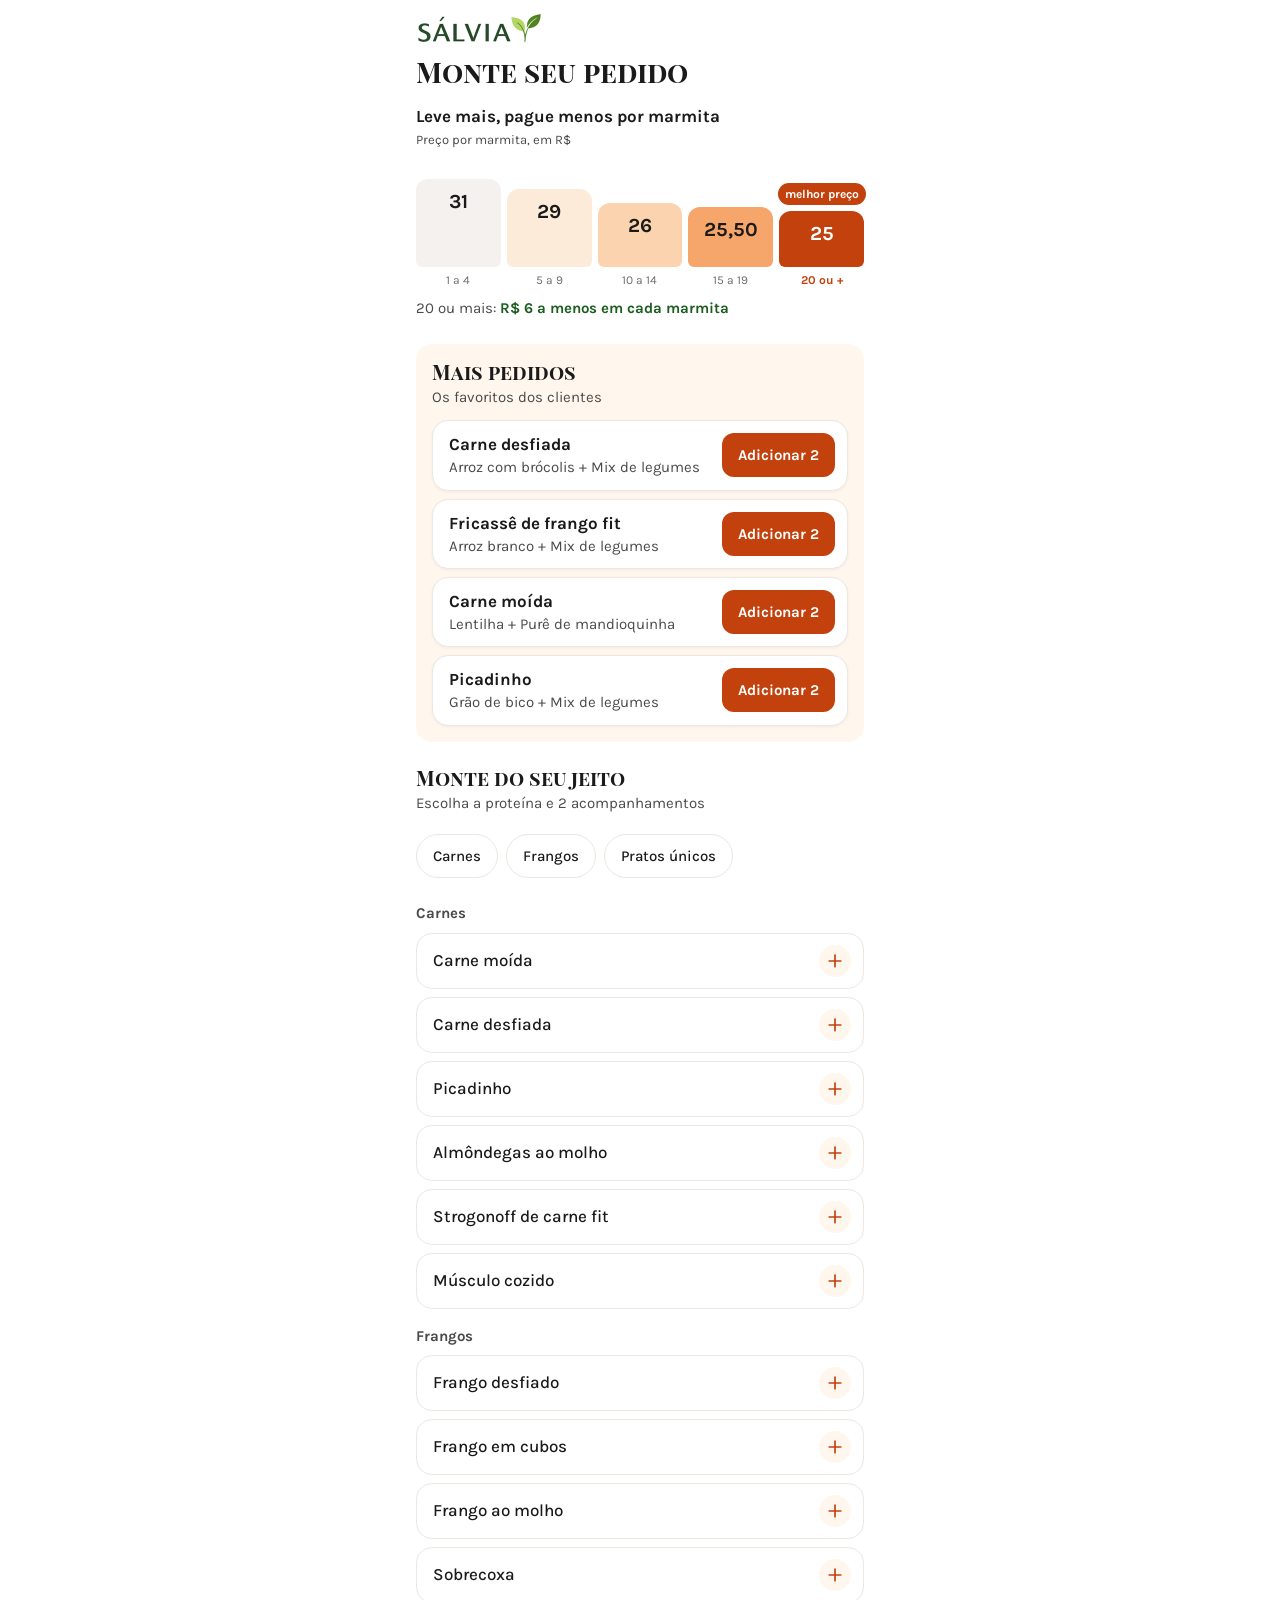
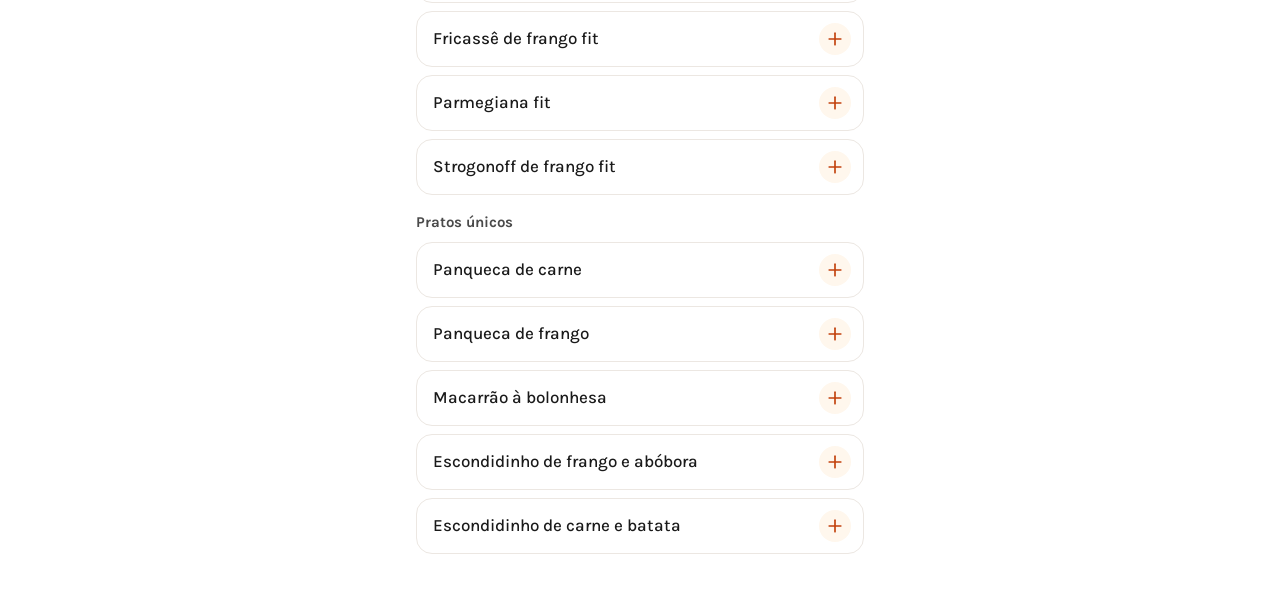
<file: pedido.html>
<!DOCTYPE html>
<html lang="pt-BR">
<head>
  <meta charset="utf-8">
  <meta name="viewport" content="width=device-width, initial-scale=1">
  <meta name="color-scheme" content="light">
  <meta name="theme-color" content="#FFFFFF">
  <title>SÁLVIA | Monte seu pedido</title>
  <meta name="description" content="Monte seu pedido de marmitas fit ultracongeladas e envie pelo WhatsApp. Quanto mais marmitas, menor o preço de cada uma.">
  <link rel="icon" type="image/png" href="assets/favicon.png">
  <link rel="preconnect" href="https://fonts.googleapis.com">
  <link rel="preconnect" href="https://fonts.gstatic.com" crossorigin>
  <link href="https://fonts.googleapis.com/css2?family=Karla:wght@400;500;700&family=Playfair+Display+SC:wght@700&display=swap" rel="stylesheet">
  <link rel="stylesheet" href="pedido.css">
  <script type="module" src="pedido.js"></script>
</head>
<body>
  <header class="topo">
    <img src="assets/salvia-logo-topo.png" alt="Sálvia" width="127" height="32">
  </header>

  <main id="tela-cardapio" class="coluna">
    <h1 class="titulo-pagina">Monte seu pedido</h1>

    <section class="precos" aria-labelledby="titulo-precos">
      <h2 id="titulo-precos" class="precos-titulo">Leve mais, pague menos por marmita</h2>
      <p class="precos-sub">Preço por marmita, em R$</p>
      <ul class="faixas" id="faixas">
        <li class="faixa" data-min="1"><span class="faixa-qtd">1 a 4</span><span class="faixa-degrau"><span class="sr-only"> marmitas: R$ </span><span class="faixa-preco">31</span><span class="sr-only"> cada</span></span></li>
        <li class="faixa" data-min="5"><span class="faixa-qtd">5 a 9</span><span class="faixa-degrau"><span class="sr-only"> marmitas: R$ </span><span class="faixa-preco">29</span><span class="sr-only"> cada</span></span></li>
        <li class="faixa" data-min="10"><span class="faixa-qtd">10 a 14</span><span class="faixa-degrau"><span class="sr-only"> marmitas: R$ </span><span class="faixa-preco">26</span><span class="sr-only"> cada</span></span></li>
        <li class="faixa" data-min="15"><span class="faixa-qtd">15 a 19</span><span class="faixa-degrau"><span class="sr-only"> marmitas: R$ </span><span class="faixa-preco">25,50</span><span class="sr-only"> cada</span></span></li>
        <li class="faixa melhor" data-min="20"><span class="faixa-qtd">20 ou +</span><span class="faixa-degrau"><span class="sr-only"> marmitas: R$ </span><span class="faixa-preco">25</span><span class="sr-only"> cada</span><span class="faixa-selo">melhor preço</span></span></li>
      </ul>
      <p class="precos-economia">20 ou mais: <strong>R$ 6 a menos em cada marmita</strong></p>
    </section>

    <section class="secao mais-pedidos" aria-labelledby="titulo-mais-pedidos">
      <h2 id="titulo-mais-pedidos" class="titulo-secao">Mais pedidos</h2>
      <p class="apoio">Os favoritos dos clientes</p>
      <ul id="lista-mais-pedidos" class="lista-combos"></ul>
    </section>

    <section class="secao" aria-labelledby="titulo-monte">
      <h2 id="titulo-monte" class="titulo-secao">Monte do seu jeito</h2>
      <p class="apoio">Escolha a proteína e 2 acompanhamentos</p>
      <nav class="atalhos" id="atalhos" aria-label="Categorias"></nav>
      <div id="lista-pratos"></div>
    </section>
  </main>

  <main id="tela-resumo" class="coluna" hidden></main>

  <div id="barra" class="barra" hidden>
    <div class="barra-conteudo">
      <div class="barra-textos">
        <p class="barra-total" id="barra-total"></p>
        <p class="barra-aviso" id="barra-aviso" aria-live="polite"></p>
      </div>
      <button type="button" class="botao botao-principal" data-acao="ver-resumo">Ver pedido</button>
    </div>
  </div>

  <div id="painel-fundo" class="painel-fundo" hidden></div>
  <section id="painel" class="painel" role="dialog" aria-modal="true" aria-labelledby="painel-titulo" hidden></section>
  <div id="aviso-rapido" class="aviso-rapido" role="status" aria-live="polite"></div>

  <noscript><p class="coluna">Para montar seu pedido, ative o JavaScript ou fale com a gente pelo WhatsApp: (61) 98369-3411.</p></noscript>
</body>
</html>
</file>
<file: pedido.css>
/* Cores e medidas só via tokens de :root. */
:root {
  --laranja: #C2410C;
  --laranja-escuro: #9A3412;
  --laranja-vivo: #EA580C;
  --laranja-claro: #FFF7ED;
  --degrau-1: #F4F1EE;           /* escada de preços: do neutro ao laranja */
  --degrau-2: #FDEBD9;
  --degrau-3: #FBD3AE;
  --degrau-4: #F6A66B;
  --laranja-sobre-escuro: #FDBA74;
  --verde: #1B5E20;
  --texto: #1A1A1A;
  --texto-2: #4A4A4A;
  --texto-3: #6B6B6B;
  --borda: #ECE7E2;
  --desabilitado: #EEE9E4;
  --fundo: #FFFFFF;
  --remover: #B3261E;
  --veu: rgba(26, 26, 26, 0.45);

  --fonte-titulo: 'Playfair Display SC', Georgia, serif;
  --fonte-texto: 'Karla', system-ui, -apple-system, 'Segoe UI', Roboto, sans-serif;

  --t-pagina: 28px;
  --t-total: 22px;
  --t-secao: 20px;
  --t-prato: 17px;
  --t-corpo: 16px;
  --t-apoio: 15px;
  --t-rotulo: 13px;
  --t-minimo: 12px;

  --e-1: 4px;
  --e-2: 8px;
  --e-3: 12px;
  --e-4: 16px;
  --e-5: 24px;
  --e-6: 32px;

  --raio-escolha: 12px;
  --raio-cartao: 16px;
  --raio-painel: 24px;
  --raio-pilula: 999px;

  --sombra-cartao: 0 1px 3px rgba(26, 26, 26, 0.06);
  --sombra-flutuante: 0 -6px 24px rgba(26, 26, 26, 0.12);

  --toque: 44px;
  --toque-grande: 56px;
  --icone: 20px;
  --icone-pequeno: 16px;
  --largura-max: 480px;
  --altura-atalhos: 60px;
  --espaco-barra: 112px;
  --duracao: 200ms;
  --duracao-toque: 100ms;
}

*, *::before, *::after { box-sizing: border-box; }
[hidden] { display: none !important; }
.sr-only { position: absolute; width: 1px; height: 1px; overflow: hidden; clip: rect(0 0 0 0); white-space: nowrap; }
html { -webkit-text-size-adjust: 100%; }

body {
  margin: 0;
  font-family: var(--fonte-texto);
  font-size: var(--t-corpo);
  line-height: 1.5;
  color: var(--texto);
  background: var(--fundo);
  -webkit-tap-highlight-color: transparent;
}
body.travado { overflow: hidden; }

p, h1, h2, h3, ul, ol { margin: 0; }
ul, ol { padding: 0; list-style: none; }
button, input { font: inherit; color: inherit; }
img { display: block; max-width: 100%; }

.icone { width: var(--icone); height: var(--icone); flex-shrink: 0; }
:focus-visible { outline: 3px solid var(--laranja-vivo); outline-offset: 2px; }

.topo { max-width: var(--largura-max); margin: 0 auto; padding: var(--e-3) var(--e-4); }
.topo img { height: var(--e-6); width: auto; }

.coluna { max-width: var(--largura-max); margin: 0 auto; padding: 0 var(--e-4) var(--e-6); }
body.tem-barra .coluna { padding-bottom: calc(var(--espaco-barra) + env(safe-area-inset-bottom)); }

.titulo-pagina { font-family: var(--fonte-titulo); font-size: var(--t-pagina); font-weight: 700; line-height: 1.15; }
.info { display: flex; align-items: center; gap: var(--e-2); margin-top: var(--e-3); font-size: var(--t-rotulo); color: var(--texto-2); }
.info .icone { color: var(--laranja-vivo); }
.link-discreto {
  display: inline-flex; align-items: center; min-height: var(--toque); padding: 0;
  border: 0; background: none; cursor: pointer;
  color: var(--laranja); font-size: var(--t-rotulo); font-weight: 500;
  text-decoration: underline; text-underline-offset: 3px;
}

.precos { margin-top: var(--e-4); }
.precos-titulo { font-size: var(--t-prato); font-weight: 700; }
.precos-sub { font-size: var(--t-rotulo); color: var(--texto-2); }
/* Escada: degraus descem e esquentam de cor até o melhor preço. DOM: quantidade antes do preço (leitor de tela); visual: preço em cima. */
.faixas { display: grid; grid-template-columns: repeat(5, minmax(0, 1fr)); gap: 6px; align-items: end; padding-top: 30px; }
.faixa { display: flex; flex-direction: column-reverse; text-align: center; }
.faixa-qtd { margin-top: var(--e-1); font-size: var(--t-minimo); color: var(--texto-3); }
.faixa-degrau { position: relative; padding-top: var(--e-2); border-radius: var(--raio-escolha) var(--raio-escolha) 6px 6px; }
.faixa-preco { font-size: clamp(var(--t-apoio), 5.4vw, var(--t-secao)); font-weight: 700; }
.faixa:nth-child(1) .faixa-degrau { height: 88px; background: var(--degrau-1); }
.faixa:nth-child(2) .faixa-degrau { height: 78px; background: var(--degrau-2); }
.faixa:nth-child(3) .faixa-degrau { height: 64px; background: var(--degrau-3); }
.faixa:nth-child(4) .faixa-degrau { height: 60px; background: var(--degrau-4); }
.faixa.melhor .faixa-degrau { height: 56px; background: var(--laranja); color: var(--fundo); }
.faixa.melhor .faixa-qtd { color: var(--laranja); font-weight: 700; }
.faixa-selo, .faixa.atual:not(.melhor) .faixa-degrau::before {
  position: absolute; top: -28px; left: 50%; transform: translateX(-50%);
  padding: 2px 7px; border-radius: var(--raio-pilula); white-space: nowrap;
  background: var(--laranja); color: var(--fundo); font-size: var(--t-minimo); font-weight: 700;
}
@media (max-width: 359px) { .faixa.melhor .faixa-selo { left: auto; right: 0; transform: none; } }
.faixa.atual .faixa-degrau { outline: 3px solid var(--texto); outline-offset: 2px; }
.faixa.atual:not(.melhor) .faixa-degrau::before { content: 'seu pedido'; background: var(--texto); }
.precos-economia { margin-top: var(--e-2); font-size: var(--t-apoio); color: var(--texto-2); }
.precos-economia strong { color: var(--verde); }

.secao { margin-top: var(--e-5); }
.titulo-secao { font-family: var(--fonte-titulo); font-size: var(--t-secao); font-weight: 700; line-height: 1.2; }
.apoio { margin: 2px 0 var(--e-3); font-size: var(--t-apoio); color: var(--texto-2); }
.mais-pedidos { padding: var(--e-4); border-radius: var(--raio-cartao); background: var(--laranja-claro); }

.lista-combos, .resumo-lista { display: grid; gap: var(--e-2); }
.combo, .resumo-item {
  display: flex; align-items: center; gap: var(--e-3);
  padding: var(--e-3) var(--e-3) var(--e-3) var(--e-4);
  background: var(--fundo);
  border: 1px solid var(--borda); border-radius: var(--raio-cartao);
  box-shadow: var(--sombra-cartao);
}
.combo-textos { flex: 1; min-width: 0; }
.combo-prato { font-size: var(--t-prato); font-weight: 700; line-height: 1.3; }
.combo-acomp { margin-top: 2px; font-size: var(--t-apoio); line-height: 1.35; color: var(--texto-2); }

.botao {
  display: inline-flex; align-items: center; justify-content: center; gap: var(--e-2);
  min-height: var(--toque); min-width: var(--toque);
  padding: var(--e-2) var(--e-4);
  border: 0; border-radius: var(--raio-escolha);
  font-size: var(--t-apoio); font-weight: 700; line-height: 1.2;
  text-align: center; text-decoration: none;
  cursor: pointer; touch-action: manipulation;
  transition: transform var(--duracao-toque) ease-out, background-color 150ms ease-out;
}
.botao:active { transform: scale(0.97); }
.botao-principal { background: var(--laranja); color: var(--fundo); }
.botao-principal:active { background: var(--laranja-escuro); }
.botao:disabled { background: var(--desabilitado); color: var(--texto-2); cursor: not-allowed; transform: none; }
.botao-largo { flex: 1; }

.botao-icone {
  display: inline-grid; place-items: center; flex-shrink: 0;
  width: var(--toque); height: var(--toque); padding: 0;
  border: 1.5px solid var(--borda); border-radius: var(--raio-escolha);
  background: var(--fundo); color: var(--laranja);
  cursor: pointer; touch-action: manipulation;
  transition: transform var(--duracao-toque) ease-out, background-color 150ms ease-out;
}
.botao-icone:active { transform: scale(0.94); background: var(--laranja-claro); }
.botao-icone:disabled { background: var(--desabilitado); color: var(--texto-3); cursor: not-allowed; transform: none; }
.botao-icone.remover { color: var(--remover); }

.seletor { display: inline-flex; align-items: center; gap: var(--e-1); flex-shrink: 0; }
.seletor-valor { min-width: 28px; text-align: center; font-size: var(--t-prato); font-weight: 700; }

.atalhos {
  position: sticky; top: 0; z-index: 5;
  display: flex; gap: var(--e-2);
  margin: 0 calc(-1 * var(--e-4));
  padding: var(--e-2) var(--e-4);
  background: var(--fundo);
  overflow-x: auto; scrollbar-width: none;
}
.atalho {
  flex-shrink: 0; min-height: var(--toque); padding: 0 var(--e-4);
  border: 1.5px solid var(--borda); border-radius: var(--raio-pilula);
  background: var(--fundo);
  font-size: var(--t-apoio); font-weight: 500;
  cursor: pointer; touch-action: manipulation;
}
.atalho[aria-current="true"] { border-color: var(--laranja-vivo); background: var(--laranja-claro); color: var(--laranja); font-weight: 700; }

.grupo-pratos { scroll-margin-top: calc(var(--altura-atalhos) + var(--e-2)); }
.titulo-categoria { margin: var(--e-4) 0 var(--e-2); font-size: var(--t-apoio); font-weight: 700; color: var(--texto-2); }
.prato {
  display: flex; align-items: center; gap: var(--e-3);
  width: 100%; min-height: var(--toque-grande); margin-bottom: var(--e-2);
  padding: var(--e-2) var(--e-3) var(--e-2) var(--e-4);
  border: 1px solid var(--borda); border-radius: var(--raio-cartao);
  background: var(--fundo); text-align: left;
  cursor: pointer; touch-action: manipulation;
  transition: transform var(--duracao-toque) ease-out, border-color 150ms ease-out;
}
.prato:active { transform: scale(0.98); border-color: var(--laranja-vivo); }
.prato-foto { width: var(--toque-grande); height: var(--toque-grande); border-radius: var(--raio-escolha); object-fit: cover; }
.prato-nome { flex: 1; font-size: var(--t-prato); font-weight: 500; }
.selo {
  padding: 2px var(--e-2); border-radius: var(--raio-pilula);
  background: var(--laranja-claro); color: var(--laranja);
  font-size: var(--t-rotulo); font-weight: 700; white-space: nowrap;
}
.prato-mais {
  display: inline-grid; place-items: center; flex-shrink: 0;
  width: var(--e-6); height: var(--e-6); border-radius: var(--raio-pilula);
  background: var(--laranja-claro); color: var(--laranja);
}

.barra {
  position: fixed; left: 0; right: 0; bottom: 0; z-index: 20;
  padding: var(--e-3) var(--e-4) calc(var(--e-3) + env(safe-area-inset-bottom));
  background: var(--fundo);
  border-top: 1px solid var(--borda);
  box-shadow: var(--sombra-flutuante);
}
.barra-conteudo { display: flex; align-items: center; gap: var(--e-3); max-width: var(--largura-max); margin: 0 auto; }
.barra-textos { flex: 1; min-width: 0; }
.barra-total { font-size: var(--t-prato); font-weight: 700; }
.barra-aviso { display: flex; align-items: center; gap: var(--e-1); margin-top: 2px; font-size: var(--t-rotulo); line-height: 1.3; color: var(--texto-2); }
.barra-aviso .icone, .resumo-aviso .icone { width: var(--icone-pequeno); height: var(--icone-pequeno); }
.barra-aviso.menor-preco { color: var(--verde); font-weight: 700; }
.barra.pulso { animation: pulso 250ms ease-out; }

.painel-fundo { position: fixed; inset: 0; z-index: 30; background: var(--veu); animation: aparecer var(--duracao) ease-out; }
.painel {
  position: fixed; left: 0; right: 0; bottom: 0; z-index: 31;
  display: flex; flex-direction: column;
  max-width: var(--largura-max); max-height: 85vh; max-height: 85dvh;
  margin: 0 auto;
  background: var(--fundo);
  border-radius: var(--raio-painel) var(--raio-painel) 0 0;
  box-shadow: var(--sombra-flutuante);
  animation: subir var(--duracao) ease-out;
}
.painel-cabeca {
  display: flex; flex-wrap: wrap; align-items: center; justify-content: space-between; gap: var(--e-2) var(--e-3);
  padding: var(--e-4) var(--e-4) var(--e-3);
  border-bottom: 1px solid var(--borda);
}
.painel-titulo { flex: 1; min-width: 0; font-size: var(--t-secao); font-weight: 700; line-height: 1.25; }
.painel-contador { flex-basis: 100%; font-size: var(--t-rotulo); color: var(--texto-2); }
.painel-contador.destaque {
  display: flex; align-items: center; justify-content: center; gap: var(--e-1);
  padding: var(--e-2) var(--e-3);
  border-radius: var(--raio-escolha);
  background: var(--laranja); color: var(--fundo);
  font-size: var(--t-apoio); font-weight: 700;
}
.painel-contador.destaque.pronto { background: var(--verde); }
.painel-contador .icone { width: var(--icone-pequeno); height: var(--icone-pequeno); }
.painel-corpo { flex: 1; overflow-y: auto; overscroll-behavior: contain; padding: 0 var(--e-4) var(--e-4); }
.grupo-titulo { margin: var(--e-4) 0 var(--e-2); font-size: var(--t-rotulo); font-weight: 700; color: var(--texto-3); }
.chips { display: flex; flex-wrap: wrap; gap: var(--e-2); }
.chip {
  display: inline-flex; align-items: center; gap: var(--e-1);
  min-height: var(--toque); padding: var(--e-2) var(--e-3);
  border: 1.5px solid var(--borda); border-radius: var(--raio-escolha);
  background: var(--fundo);
  font-size: var(--t-apoio); font-weight: 500; text-align: left;
  cursor: pointer; touch-action: manipulation;
  transition: background-color 150ms ease-out, border-color 150ms ease-out;
}
.chip .icone { display: none; width: var(--icone-pequeno); height: var(--icone-pequeno); color: var(--laranja-vivo); }
.chip[aria-pressed="true"] { border-color: var(--laranja-vivo); background: var(--laranja-claro); font-weight: 700; }
.chip[aria-pressed="true"] .icone { display: block; }
.chip:disabled { opacity: 0.45; cursor: not-allowed; }
.painel-rodape {
  padding: var(--e-3) var(--e-4) calc(var(--e-3) + env(safe-area-inset-bottom));
  border-top: 1px solid var(--borda);
}
.painel-dica { margin-bottom: var(--e-2); font-size: var(--t-rotulo); color: var(--texto-2); }
.painel-acoes { display: flex; align-items: flex-end; gap: var(--e-3); }
.painel-qtd-rotulo { margin-bottom: 2px; font-size: var(--t-minimo); color: var(--texto-3); }

.resumo-cabeca { display: flex; align-items: center; gap: var(--e-3); margin: var(--e-4) 0; }
.resumo-cabeca .titulo-pagina:focus { outline: none; }
.resumo-valores { margin-top: var(--e-4); padding: var(--e-4); border-radius: var(--raio-cartao); background: var(--laranja-claro); }
.linha-valor { display: flex; justify-content: space-between; gap: var(--e-3); font-size: var(--t-apoio); color: var(--texto-2); }
.linha-valor + .linha-valor { margin-top: var(--e-1); }
.linha-valor.total {
  margin-top: var(--e-2); padding-top: var(--e-2);
  border-top: 1px solid var(--borda);
  font-size: var(--t-total); font-weight: 700; color: var(--texto);
}
.resumo-aviso { display: flex; align-items: center; gap: var(--e-1); margin-top: var(--e-2); font-size: var(--t-rotulo); color: var(--texto-2); }
.resumo-aviso.menor-preco { color: var(--verde); font-weight: 700; }
.campo {
  margin-top: var(--e-5); padding: var(--e-4);
  border: 2px solid var(--laranja-vivo); border-radius: var(--raio-cartao);
  background: var(--laranja-claro);
}
.campo label { display: block; font-size: var(--t-prato); font-weight: 700; }
.campo-apoio { margin: 2px 0 var(--e-3); font-size: var(--t-apoio); color: var(--texto-2); }
.campo input {
  width: 100%; min-height: 48px; padding: 0 var(--e-3);
  border: 1.5px solid var(--laranja-vivo); border-radius: var(--raio-escolha);
  background: var(--fundo); font-size: var(--t-corpo);
}
.campo input::placeholder { color: var(--texto-3); }
.campo input:focus { border-color: var(--laranja-vivo); }
.botao-whatsapp { width: 100%; min-height: var(--toque-grande); margin-top: var(--e-4); font-size: var(--t-prato); }
.nota { margin-top: var(--e-2); text-align: center; font-size: var(--t-rotulo); color: var(--texto-2); }
.voltar-ajustar { display: flex; margin: var(--e-2) auto 0; }
.vazio { display: grid; justify-items: center; gap: var(--e-4); margin-top: var(--e-6); text-align: center; color: var(--texto-2); }

.aviso-rapido {
  position: fixed; left: var(--e-4); right: var(--e-4); z-index: 40;
  bottom: calc(var(--e-4) + env(safe-area-inset-bottom));
  display: flex; align-items: center; justify-content: space-between; gap: var(--e-3);
  max-width: calc(var(--largura-max) - 2 * var(--e-4)); margin: 0 auto;
  padding: var(--e-3) var(--e-4);
  border-radius: var(--raio-escolha);
  background: var(--texto); color: var(--fundo);
  font-size: var(--t-apoio);
  opacity: 0; transform: translateY(var(--e-2)); pointer-events: none;
  transition: opacity var(--duracao) ease-out, transform var(--duracao) ease-out;
}
body.tem-barra .aviso-rapido { bottom: calc(var(--espaco-barra) + env(safe-area-inset-bottom)); }
.aviso-rapido.visivel { opacity: 1; transform: none; pointer-events: auto; }
.aviso-rapido.sucesso { background: var(--verde); }
.aviso-desfazer {
  min-height: var(--toque); padding: 0 var(--e-2);
  border: 0; background: none; cursor: pointer;
  color: var(--laranja-sobre-escuro); font-weight: 700;
}

@keyframes subir { from { transform: translateY(100%); } }
@keyframes aparecer { from { opacity: 0; } }
@keyframes pulso { 50% { transform: translateY(-3px); } }

@media (prefers-reduced-motion: reduce) {
  *, *::before, *::after {
    animation-duration: 1ms !important;
    animation-iteration-count: 1 !important;
    transition-duration: 1ms !important;
    scroll-behavior: auto !important;
  }
}
</file>
